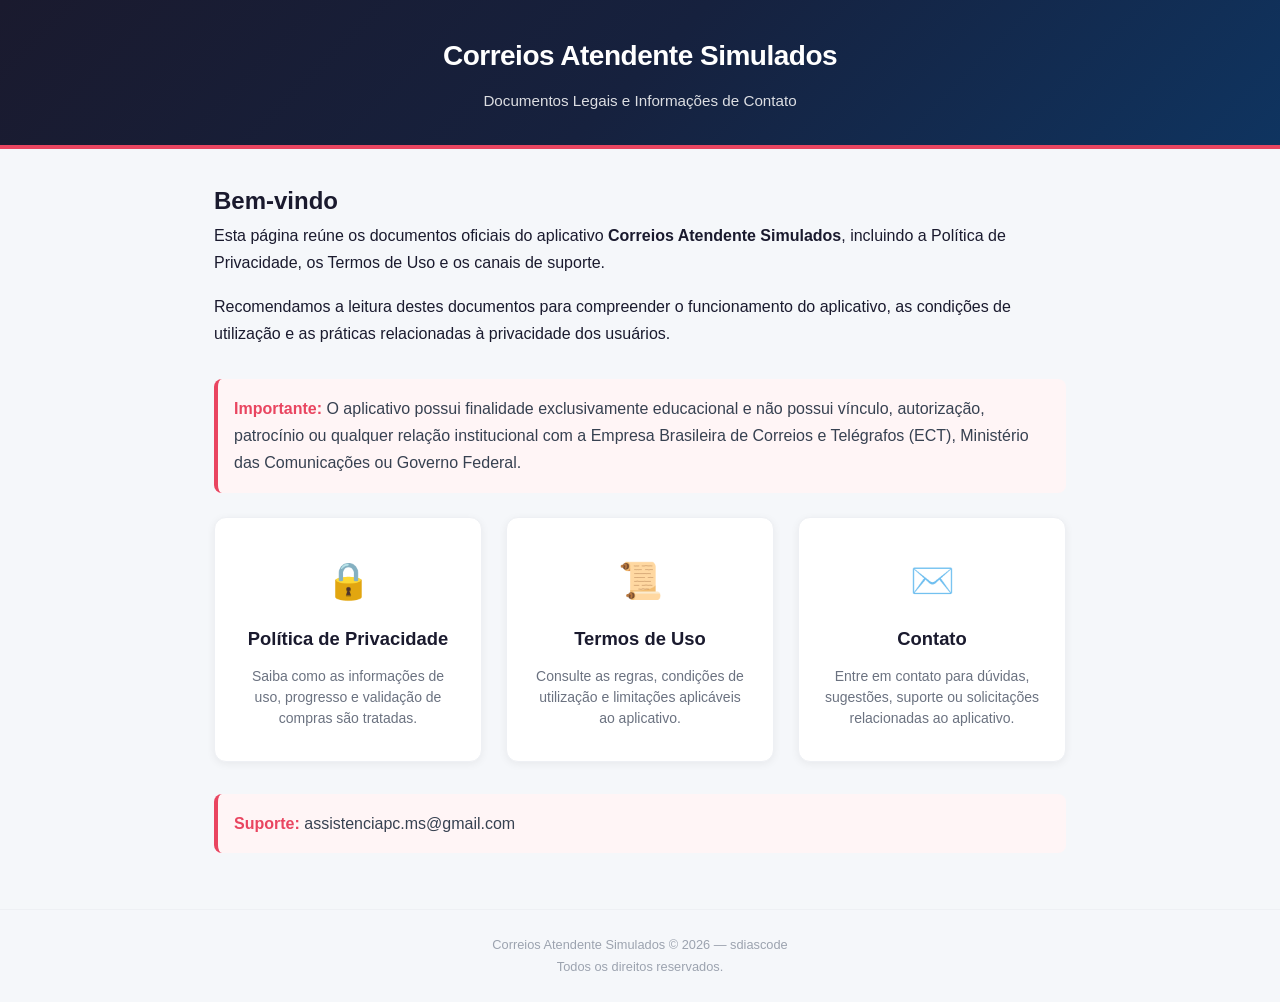
<file: index.html>
<!DOCTYPE html>
<html lang="pt-BR">

<head>
  <meta charset="UTF-8">
  <meta name="viewport" content="width=device-width, initial-scale=1.0">

  <title>Correios Atendente Simulados – Documentos Legais</title>

  <meta name="description"
    content="Documentos legais do aplicativo Correios Atendente Simulados. Consulte a Política de Privacidade, Termos de Uso e informações de contato.">

  <link rel="stylesheet" href="css/style.css">
</head>

<body>

  <header>
    <h1>Correios Atendente Simulados</h1>
    <p>Documentos Legais e Informações de Contato</p>
  </header>

  <main class="container">

    <section style="margin-bottom: 2rem;">
      <h2>Bem-vindo</h2>

      <p>
        Esta página reúne os documentos oficiais do aplicativo
        <strong>Correios Atendente Simulados</strong>, incluindo a Política de Privacidade, os Termos de Uso e os canais de
        suporte.
      </p>

      <p style="margin-top: 1rem;">
        Recomendamos a leitura destes documentos para compreender o funcionamento do aplicativo,
        as condições de utilização e as práticas relacionadas à privacidade dos usuários.
      </p>
    </section>

    <section class="highlight">
      <strong>Importante:</strong>
      O aplicativo possui finalidade exclusivamente educacional e não possui vínculo,
      autorização, patrocínio ou qualquer relação institucional com a Empresa Brasileira de Correios e Telégrafos (ECT),
      Ministério das Comunicações ou Governo Federal.
    </section>

    <div class="cards">

      <a href="privacy.html" class="card">
        <span class="icon">🔒</span>
        <h2>Política de Privacidade</h2>
        <p>
          Saiba como as informações de uso, progresso e validação de compras são tratadas.
        </p>
      </a>

      <a href="terms.html" class="card">
        <span class="icon">📜</span>
        <h2>Termos de Uso</h2>
        <p>
          Consulte as regras, condições de utilização e limitações aplicáveis ao aplicativo.
        </p>
      </a>

      <a href="contact.html" class="card">
        <span class="icon">✉️</span>
        <h2>Contato</h2>
        <p>
          Entre em contato para dúvidas, sugestões, suporte ou solicitações relacionadas ao aplicativo.
        </p>
      </a>

    </div>

    <section class="highlight" style="margin-top: 2rem;">
      <strong>Suporte:</strong>
      assistenciapc.ms@gmail.com
    </section>

  </main>

  <footer>
    <p>Correios Atendente Simulados © 2026 — sdiascode</p>
    <p>Todos os direitos reservados.</p>
  </footer>

</body>

</html>
</file>
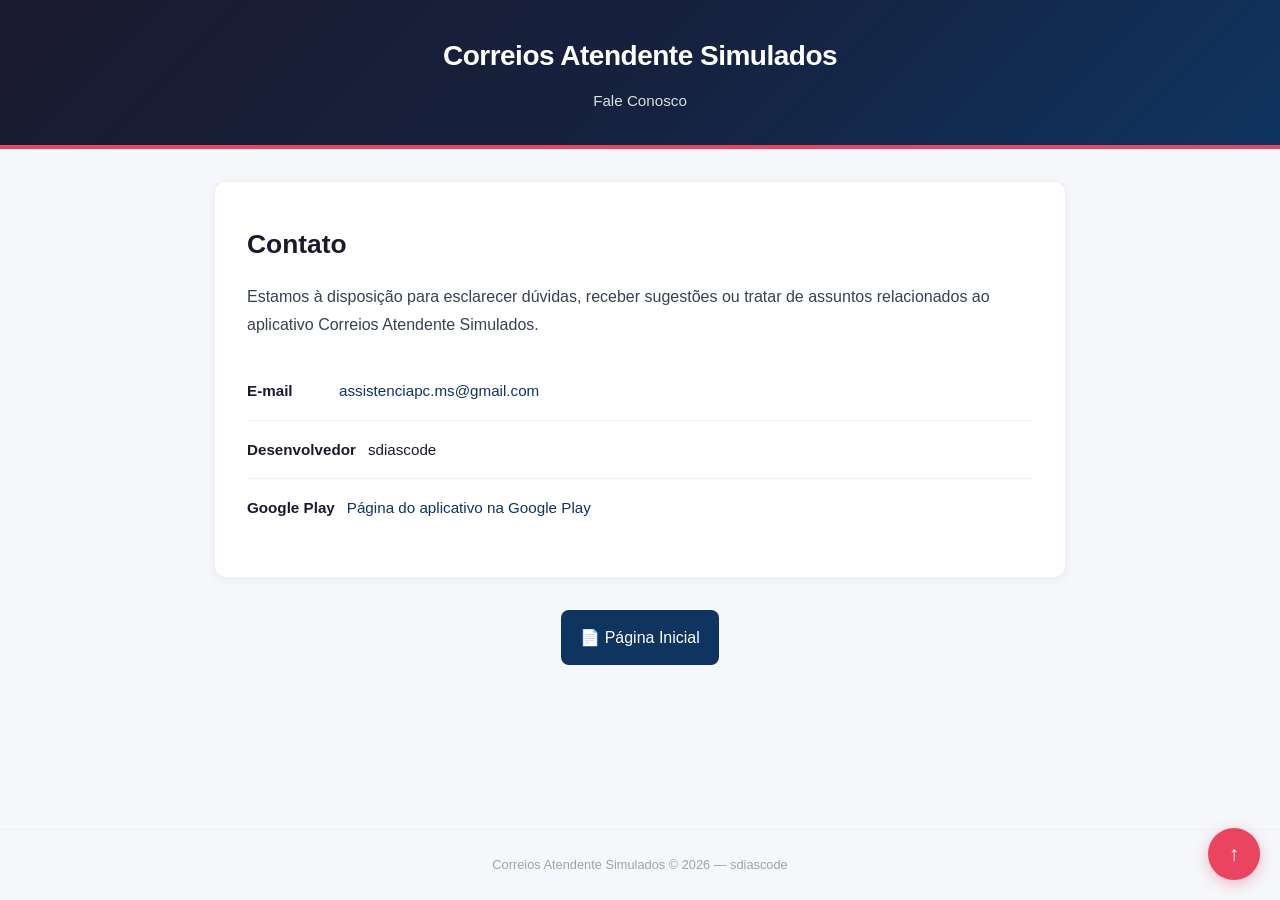
<file: contact.html>
<!DOCTYPE html>
<html lang="pt-BR">

<head>
  <meta charset="UTF-8">
  <meta name="viewport" content="width=device-width, initial-scale=1.0">
  <title>Contato – Correios Atendente Simulados</title>
  <link rel="stylesheet" href="css/style.css">
</head>

<body id="top">

  <header>
    <h1>Correios Atendente Simulados</h1>
    <p>Fale Conosco</p>
  </header>

  <main class="container">

    <section class="contact-info">
      <h1>Contato</h1>
      <p>
        Estamos à disposição para esclarecer dúvidas, receber sugestões ou tratar
        de assuntos relacionados ao aplicativo Correios Atendente Simulados.
      </p>

      <ul class="contact-details">
        <li>
          <span class="label">E-mail</span>
          <a href="mailto:assistenciapc.ms@gmail.com">assistenciapc.ms@gmail.com</a>
        </li>
        <li>
          <span class="label">Desenvolvedor</span>
          <span>sdiascode</span>
        </li>
        <li>
          <span class="label">Google Play</span>
          <a href="https://play.google.com/store/apps/details?id=br.com.sdiascode.correios" target="_blank"
            rel="noopener noreferrer">
            Página do aplicativo na Google Play
          </a>
        </li>
      </ul>
    </section>

    <div class="related-pages">
      <a href="index.html">📄 Página Inicial</a>
    </div>

  </main>

  <footer>
    Correios Atendente Simulados &copy; 2026 &mdash; sdiascode
  </footer>

  <a href="#top" class="back-to-top">↑</a>

</body>

</html>
</file>
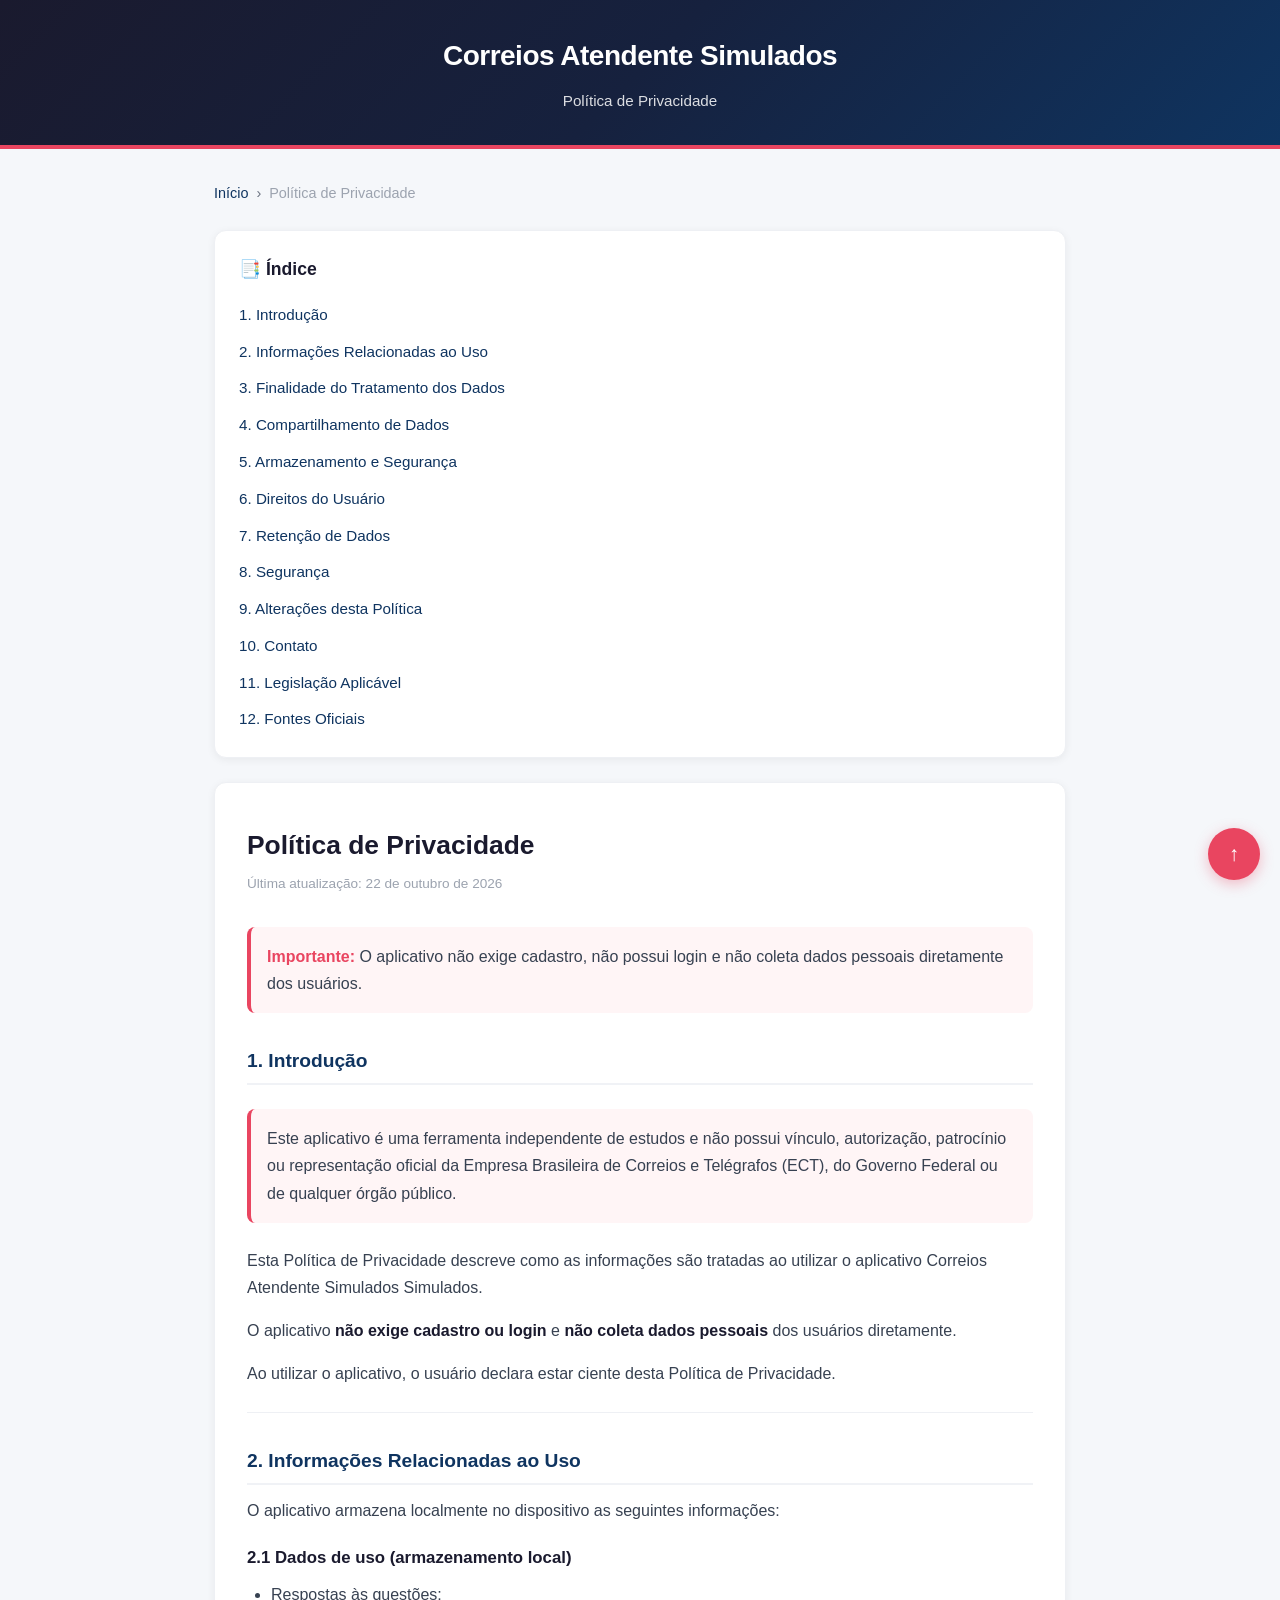
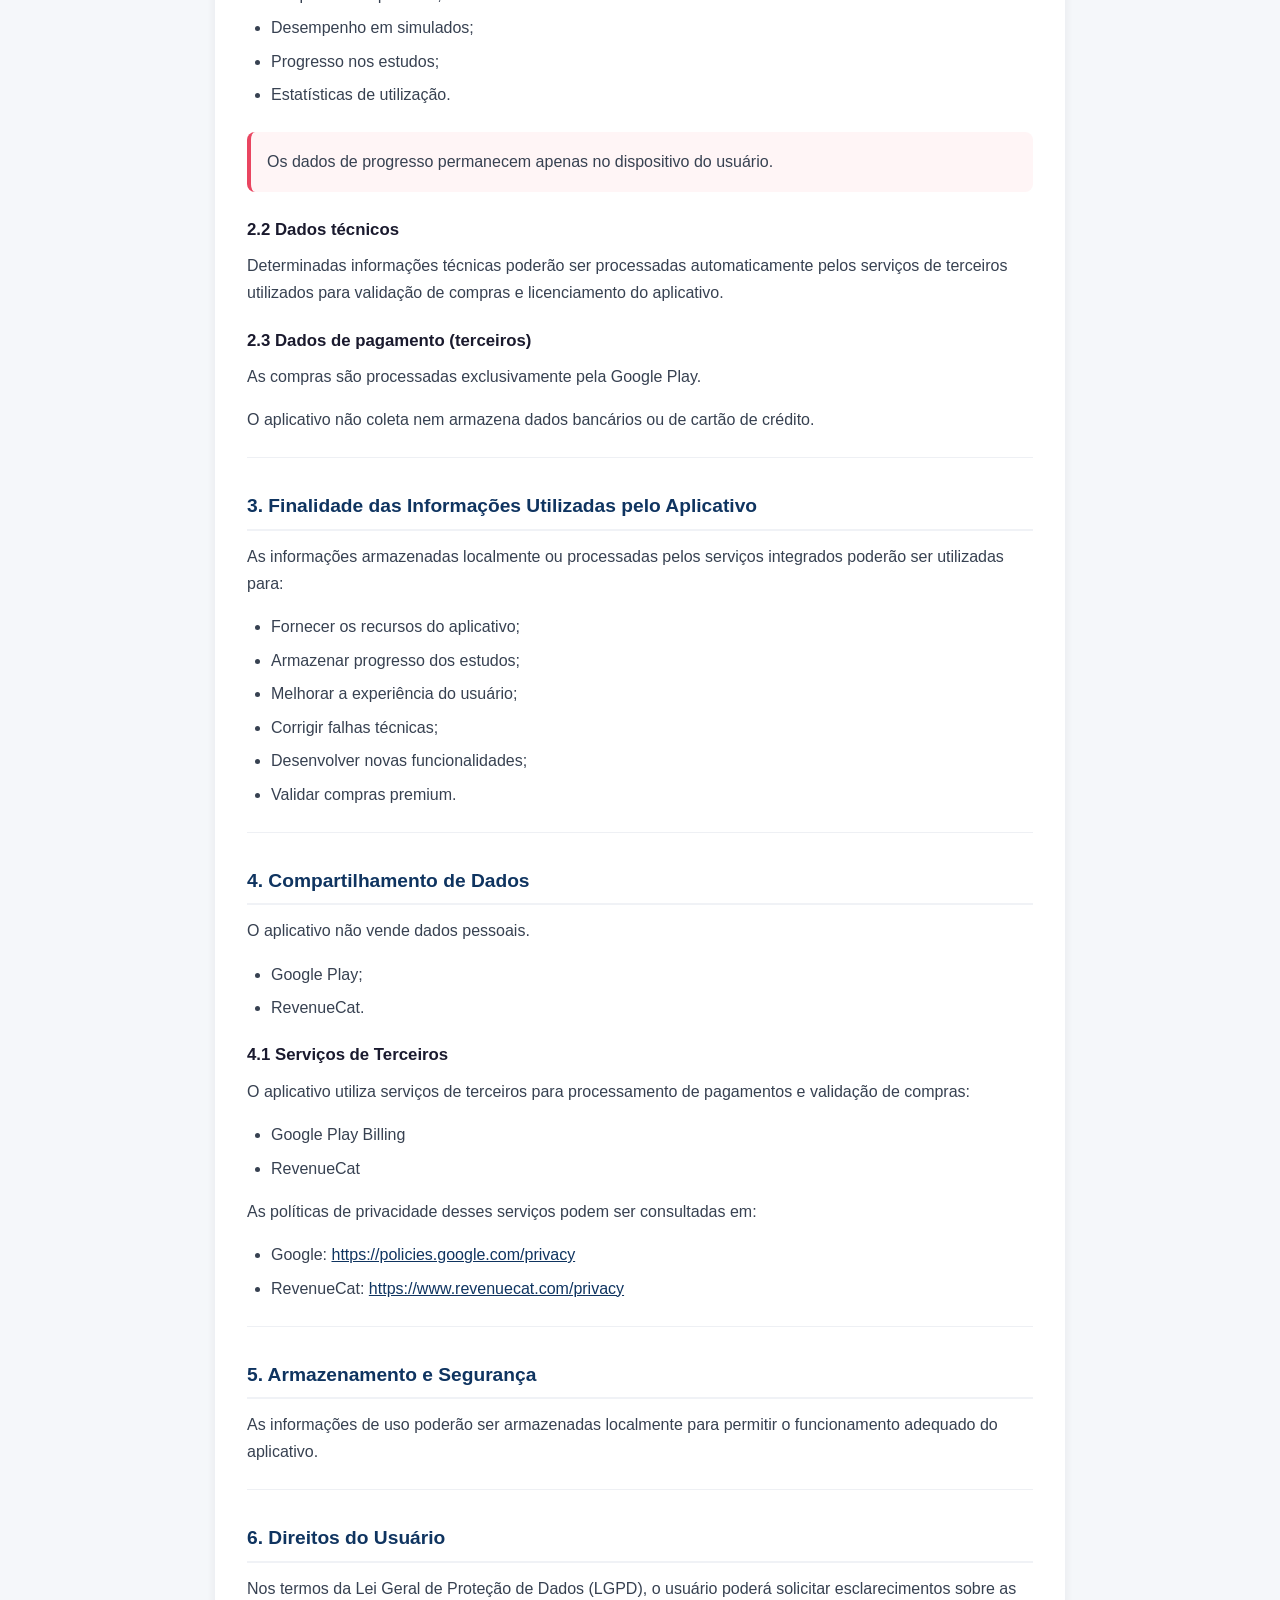
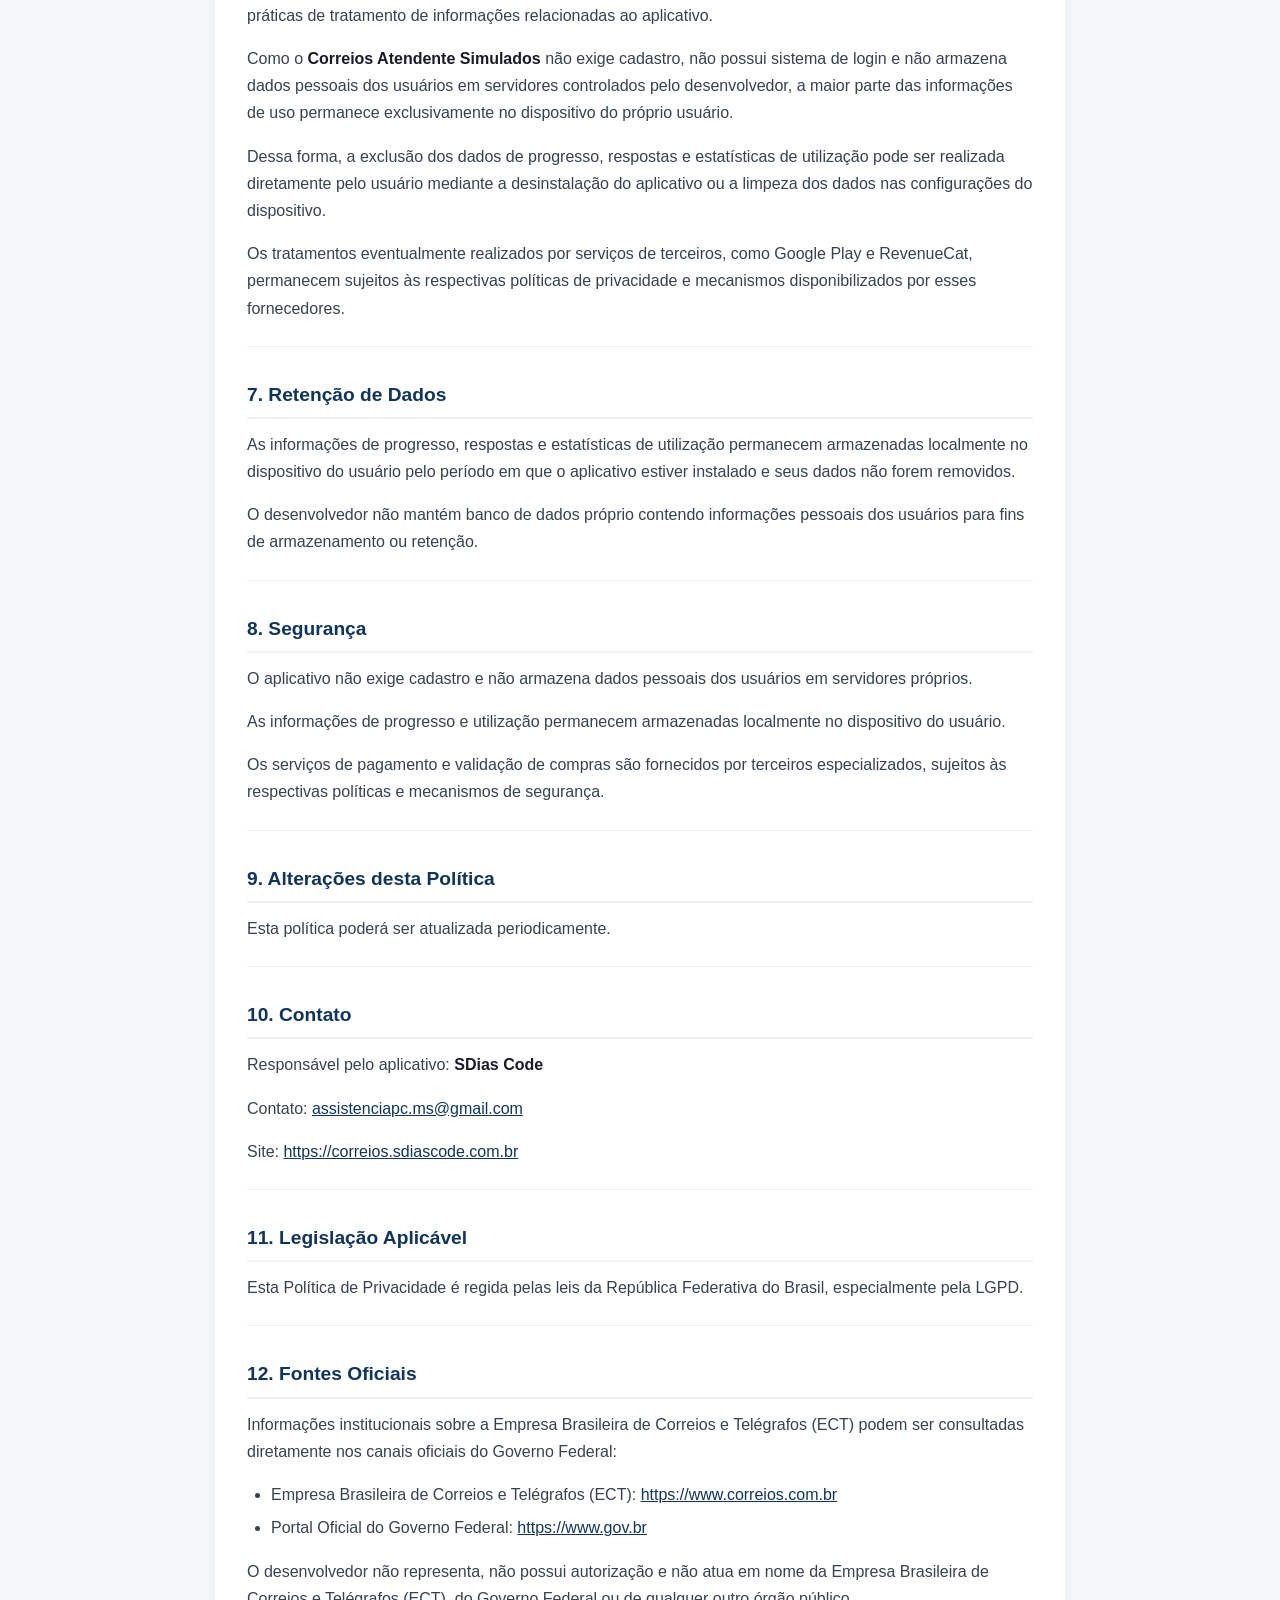
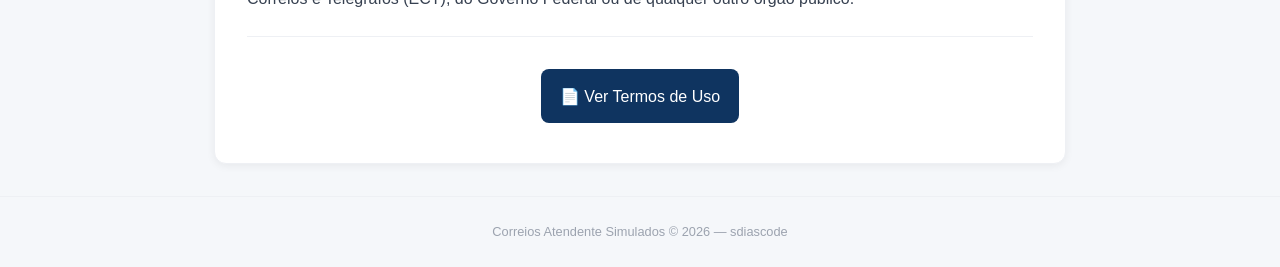
<file: privacy.html>
<!DOCTYPE html>
<html lang="pt-BR">

<head>
  <meta charset="UTF-8">
  <meta name="viewport" content="width=device-width, initial-scale=1.0">
  <title>Política de Privacidade – Correios Atendente Simulados</title>
  <link rel="stylesheet" href="css/style.css">

</head>

<body id="top">

  <header>
    <h1>Correios Atendente Simulados</h1>
    <p>Política de Privacidade</p>
  </header>

  <main class="container">

    <nav class="breadcrumb">
      <a href="index.html">Início</a>
      <span>›</span>
      <span>Política de Privacidade</span>
    </nav>

    <nav class="toc">
      <h2>📑 Índice</h2>
      <ul>
        <li><a href="#introducao">1. Introdução</a></li>
        <li><a href="#informacoes">2. Informações Relacionadas ao Uso</a></li>
        <li><a href="#finalidade">3. Finalidade do Tratamento dos Dados</a></li>
        <li><a href="#compartilhamento">4. Compartilhamento de Dados</a></li>
        <li><a href="#armazenamento">5. Armazenamento e Segurança</a></li>
        <li><a href="#direitos">6. Direitos do Usuário</a></li>
        <li><a href="#retencao">7. Retenção de Dados</a></li>
        <li><a href="#seguranca">8. Segurança</a></li>
        <li><a href="#alteracoes">9. Alterações desta Política</a></li>
        <li><a href="#contato">10. Contato</a></li>
        <li><a href="#legislacao">11. Legislação Aplicável</a></li>
        <li><a href="#fontes">12. Fontes Oficiais</a></li>
      </ul>
    </nav>

    <article class="document">

      <h1>Política de Privacidade</h1>

      <p class="last-update">
        Última atualização: 22 de outubro de 2026
      </p>

      <div class="highlight">
        <strong>Importante:</strong>
        O aplicativo não exige cadastro, não possui login e não coleta dados pessoais diretamente dos usuários.
      </div>

      <h2 id="introducao">1. Introdução</h2>

      <div class="highlight">
        Este aplicativo é uma ferramenta independente de estudos e não possui vínculo, autorização, patrocínio ou
        representação oficial da Empresa Brasileira de Correios e Telégrafos (ECT), do Governo Federal ou de qualquer órgão público.
      </div>

      <p>
        Esta Política de Privacidade descreve como as informações são tratadas ao utilizar o aplicativo Correios Atendente Simulados
        Simulados.
      </p>

      <p>
        O aplicativo <strong>não exige cadastro ou login</strong> e
        <strong>não coleta dados pessoais</strong> dos usuários diretamente.
      </p>

      <p>
        Ao utilizar o aplicativo, o usuário declara estar ciente desta Política de Privacidade.
      </p>

      <hr>

      <h2 id="informacoes">2. Informações Relacionadas ao Uso</h2>

      <p>O aplicativo armazena localmente no dispositivo as seguintes informações:</p>

      <h3>2.1 Dados de uso (armazenamento local)</h3>

      <ul>
        <li>Respostas às questões;</li>
        <li>Desempenho em simulados;</li>
        <li>Progresso nos estudos;</li>
        <li>Estatísticas de utilização.</li>
      </ul>

      <div class="highlight">
        Os dados de progresso permanecem apenas no dispositivo do usuário.
      </div>

      <h3>2.2 Dados técnicos</h3>

      <p>
        Determinadas informações técnicas poderão ser processadas automaticamente pelos serviços de terceiros
        utilizados para validação de compras e licenciamento do aplicativo.
      </p>

      <h3>2.3 Dados de pagamento (terceiros)</h3>

      <p>
        As compras são processadas exclusivamente pela Google Play.
      </p>

      <p>
        O aplicativo não coleta nem armazena dados bancários ou de cartão de crédito.
      </p>

      <hr>

      <h2 id="finalidade">3. Finalidade das Informações Utilizadas pelo Aplicativo</h2>
      <p>As informações armazenadas localmente ou processadas pelos serviços integrados poderão ser utilizadas para:</p>

      <ul>
        <li>Fornecer os recursos do aplicativo;</li>
        <li>Armazenar progresso dos estudos;</li>
        <li>Melhorar a experiência do usuário;</li>
        <li>Corrigir falhas técnicas;</li>
        <li>Desenvolver novas funcionalidades;</li>
        <li>Validar compras premium.</li>
      </ul>

      <hr>

      <h2 id="compartilhamento">4. Compartilhamento de Dados</h2>

      <p>
        O aplicativo não vende dados pessoais.
      </p>

      <ul>
        <li>Google Play;</li>
        <li>RevenueCat.</li>
      </ul>

      <h3>4.1 Serviços de Terceiros</h3>

      <p>O aplicativo utiliza serviços de terceiros para processamento de pagamentos e validação de compras:</p>

      <ul>
        <li>Google Play Billing</li>
        <li>RevenueCat</li>
      </ul>

      <p>As políticas de privacidade desses serviços podem ser consultadas em:</p>

      <ul>
        <li>Google: <a href="https://policies.google.com/privacy"
            target="_blank">https://policies.google.com/privacy</a></li>
        <li>RevenueCat: <a href="https://www.revenuecat.com/privacy"
            target="_blank">https://www.revenuecat.com/privacy</a></li>
      </ul>

      <hr>

      <h2 id="armazenamento">5. Armazenamento e Segurança</h2>

      <p>
        As informações de uso poderão ser armazenadas localmente para permitir o funcionamento adequado do aplicativo.
      </p>

      <hr>

      <h2 id="direitos">6. Direitos do Usuário</h2>

      <p>
        Nos termos da Lei Geral de Proteção de Dados (LGPD), o usuário poderá solicitar esclarecimentos sobre as
        práticas de
        tratamento de informações relacionadas ao aplicativo.
      </p>
      <p>
        Como o <strong>Correios Atendente Simulados</strong> não exige cadastro, não possui sistema de login e não armazena
        dados pessoais
        dos
        usuários em servidores controlados pelo desenvolvedor, a maior parte das informações de uso permanece
        exclusivamente no
        dispositivo do próprio usuário.
      </p>
      <p>
        Dessa forma, a exclusão dos dados de progresso, respostas e estatísticas de utilização pode ser realizada
        diretamente
        pelo usuário mediante a desinstalação do aplicativo ou a limpeza dos dados nas configurações do dispositivo.
      </p>
      <p>
        Os tratamentos eventualmente realizados por serviços de terceiros, como Google Play e RevenueCat, permanecem
        sujeitos às
        respectivas políticas de privacidade e mecanismos disponibilizados por esses fornecedores.
      </p>

      <hr>

      <h2 id="retencao">7. Retenção de Dados</h2>

      <p>
        As informações de progresso, respostas e estatísticas de utilização permanecem armazenadas localmente no
        dispositivo do
        usuário pelo período em que o aplicativo estiver instalado e seus dados não forem removidos.
      </p>
      <p>O desenvolvedor não mantém banco de dados próprio contendo informações pessoais dos usuários para fins de
        armazenamento
        ou retenção.</p>

      <hr>

      <h2 id="seguranca">8. Segurança</h2>

      <p>
        O aplicativo não exige cadastro e não armazena dados pessoais dos usuários em servidores próprios.
      </p>

      <p>
        As informações de progresso e utilização permanecem armazenadas localmente no dispositivo do usuário.
      </p>

      <p>
        Os serviços de pagamento e validação de compras são fornecidos por terceiros especializados, sujeitos às
        respectivas
        políticas e mecanismos de segurança.
      </p>

      <hr>

      <h2 id="alteracoes">9. Alterações desta Política</h2>

      <p>
        Esta política poderá ser atualizada periodicamente.
      </p>

      <hr>

      <h2 id="contato">10. Contato</h2>

      <p>
        Responsável pelo aplicativo:
        <strong>SDias Code</strong>
      </p>

      <p>
        Contato:
        <a href="mailto:assistenciapc.ms@gmail.com">
          assistenciapc.ms@gmail.com
        </a>
      </p>

      <p>
        Site:
        <a href="https://correios.sdiascode.com.br" target="_blank">
          https://correios.sdiascode.com.br
        </a>
      </p>

      <hr>

      <h2 id="legislacao">11. Legislação Aplicável</h2>

      <p>
        Esta Política de Privacidade é regida pelas leis da República Federativa do Brasil, especialmente pela LGPD.
      </p>

      <hr>

      <h2 id="fontes">12. Fontes Oficiais</h2>

      <p>
        Informações institucionais sobre a Empresa Brasileira de Correios e Telégrafos (ECT) podem ser consultadas diretamente nos canais
        oficiais do Governo Federal:
      </p>
      <ul>
        <li>Empresa Brasileira de Correios e Telégrafos (ECT): <a href="https://www.correios.com.br"
            target="_blank">https://www.correios.com.br</a></li>
        <li>Portal Oficial do Governo Federal: <a href="https://www.gov.br" target="_blank">https://www.gov.br</a></li>
      </ul>
      <p>
        O desenvolvedor não representa, não possui autorização e não atua em nome da Empresa Brasileira de Correios e Telégrafos (ECT), do Governo Federal ou de qualquer outro órgão público.
      </p>
      <hr>

      <div class="related-pages">
        <a href="terms.html">📄 Ver Termos de Uso</a>
      </div>

    </article>

  </main>

  <a href="#top" class="back-to-top">↑</a>

  <footer>
    Correios Atendente Simulados © 2026 — sdiascode
  </footer>

</body>

</html>
</file>
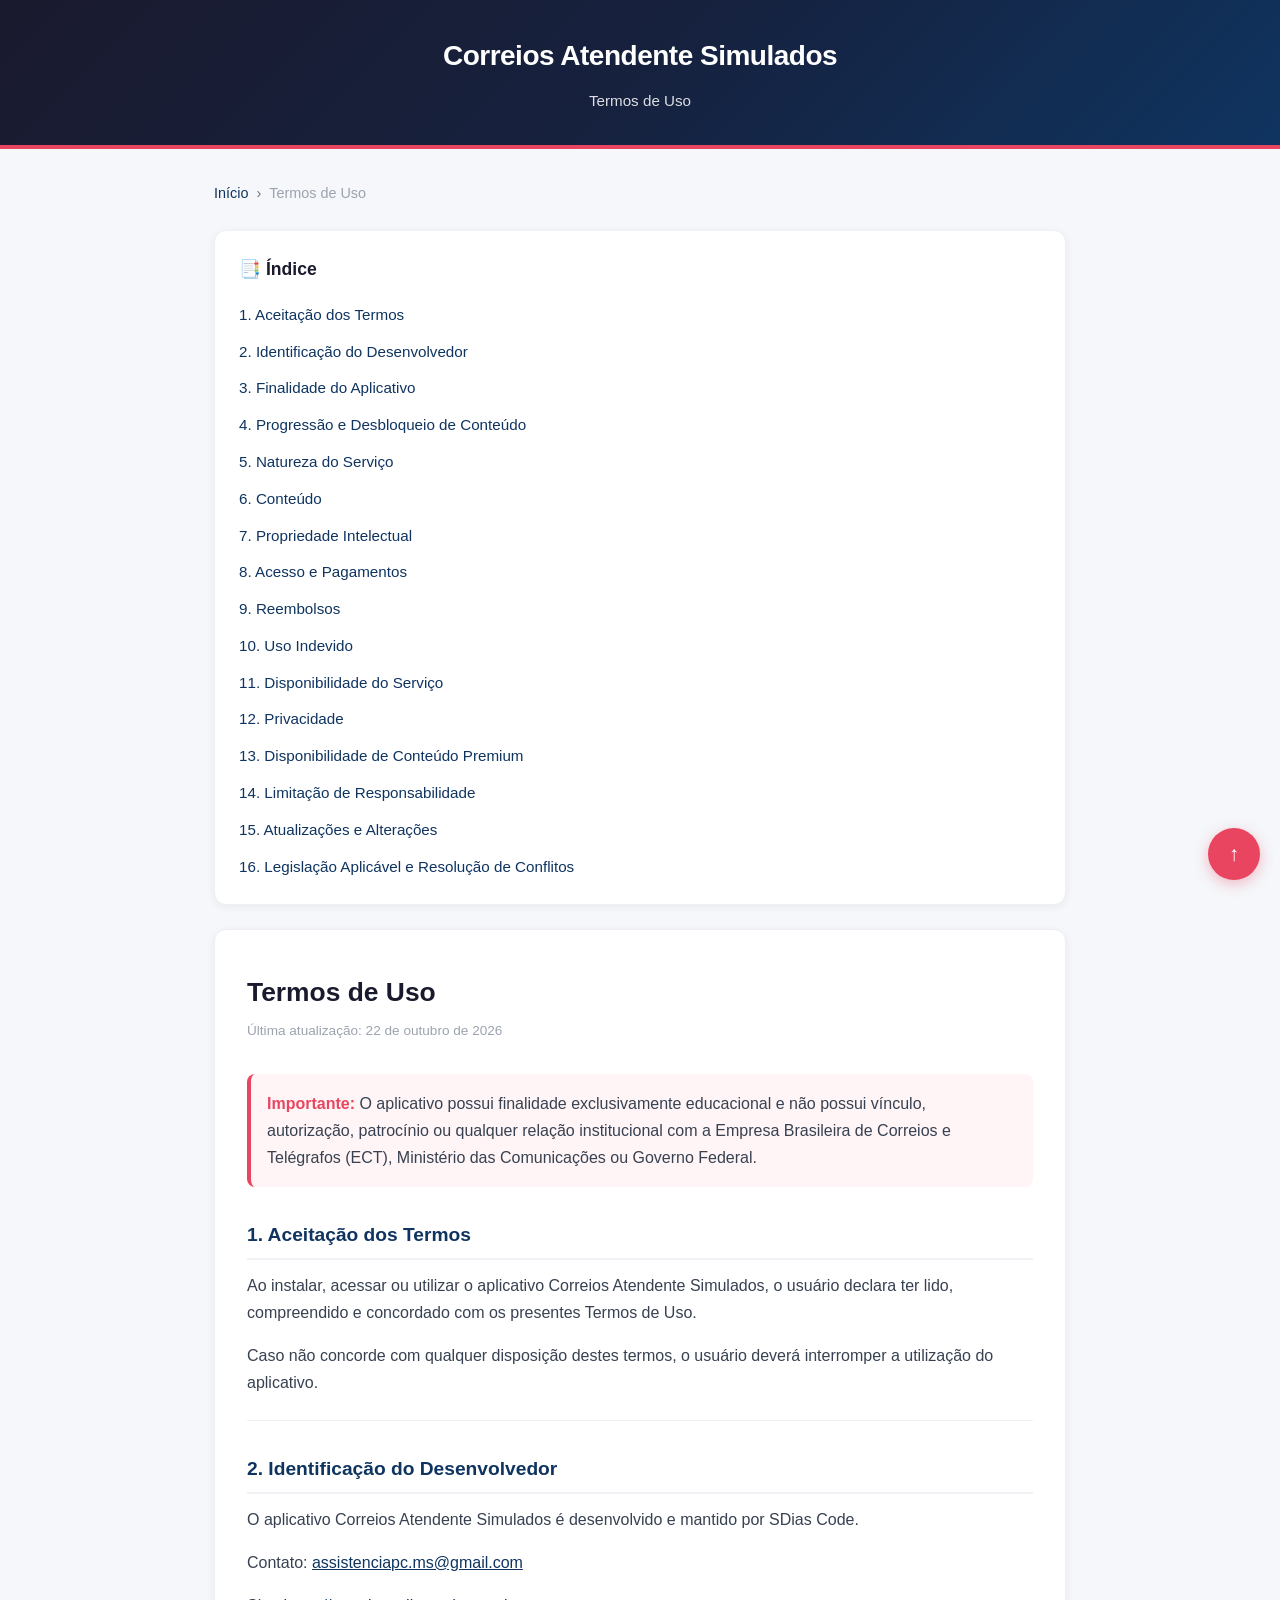
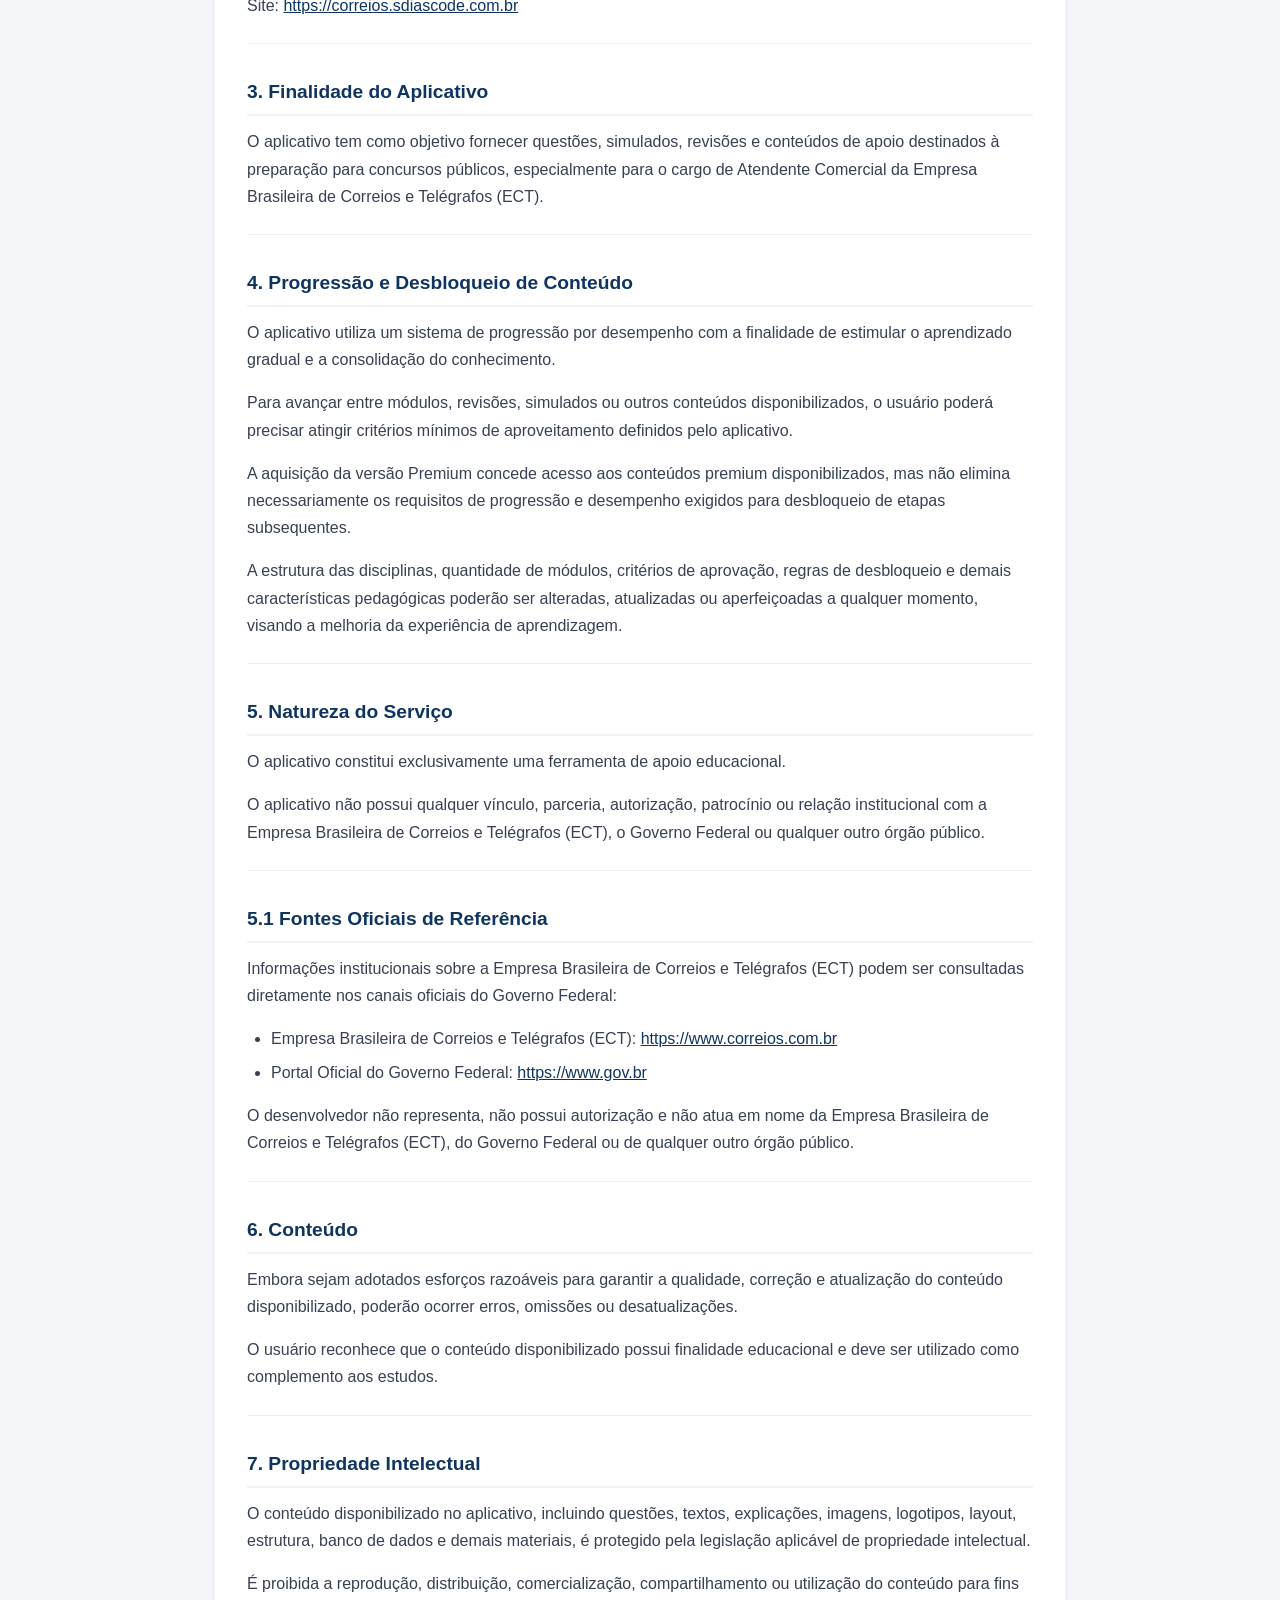
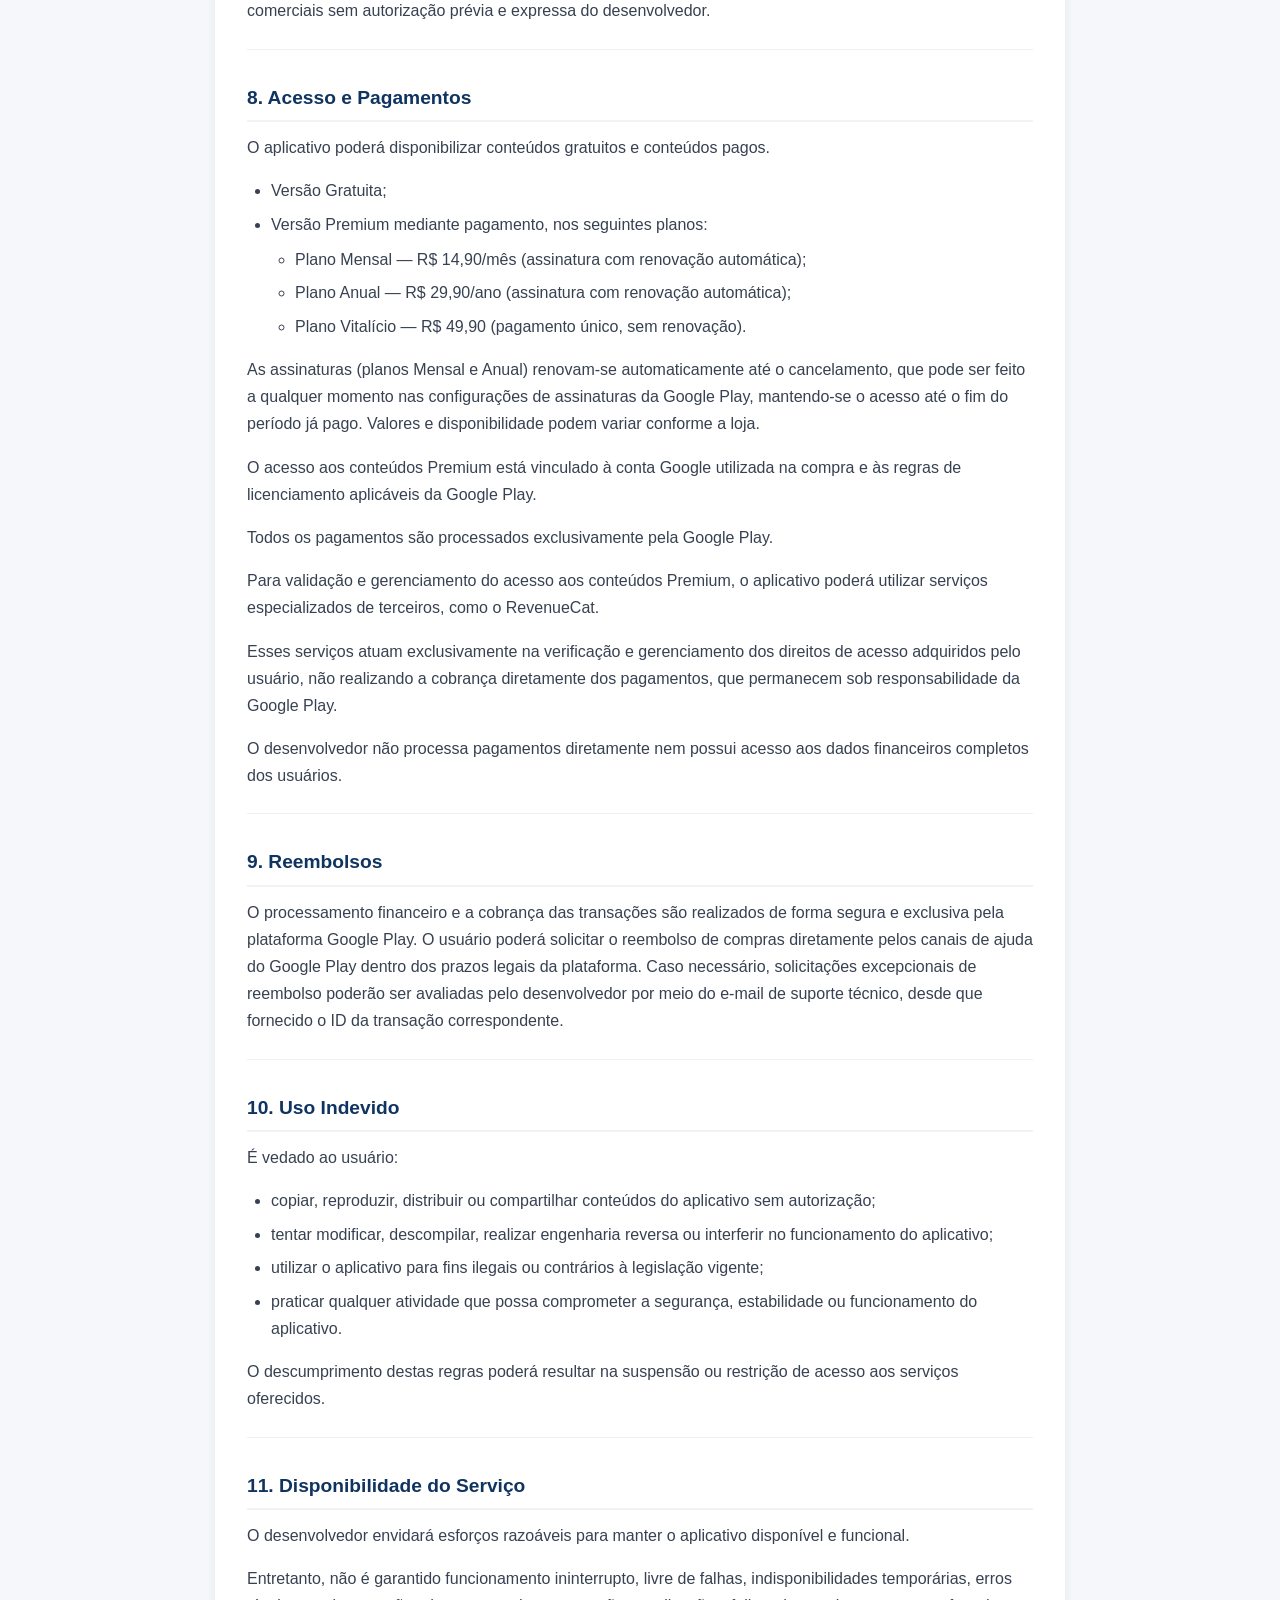
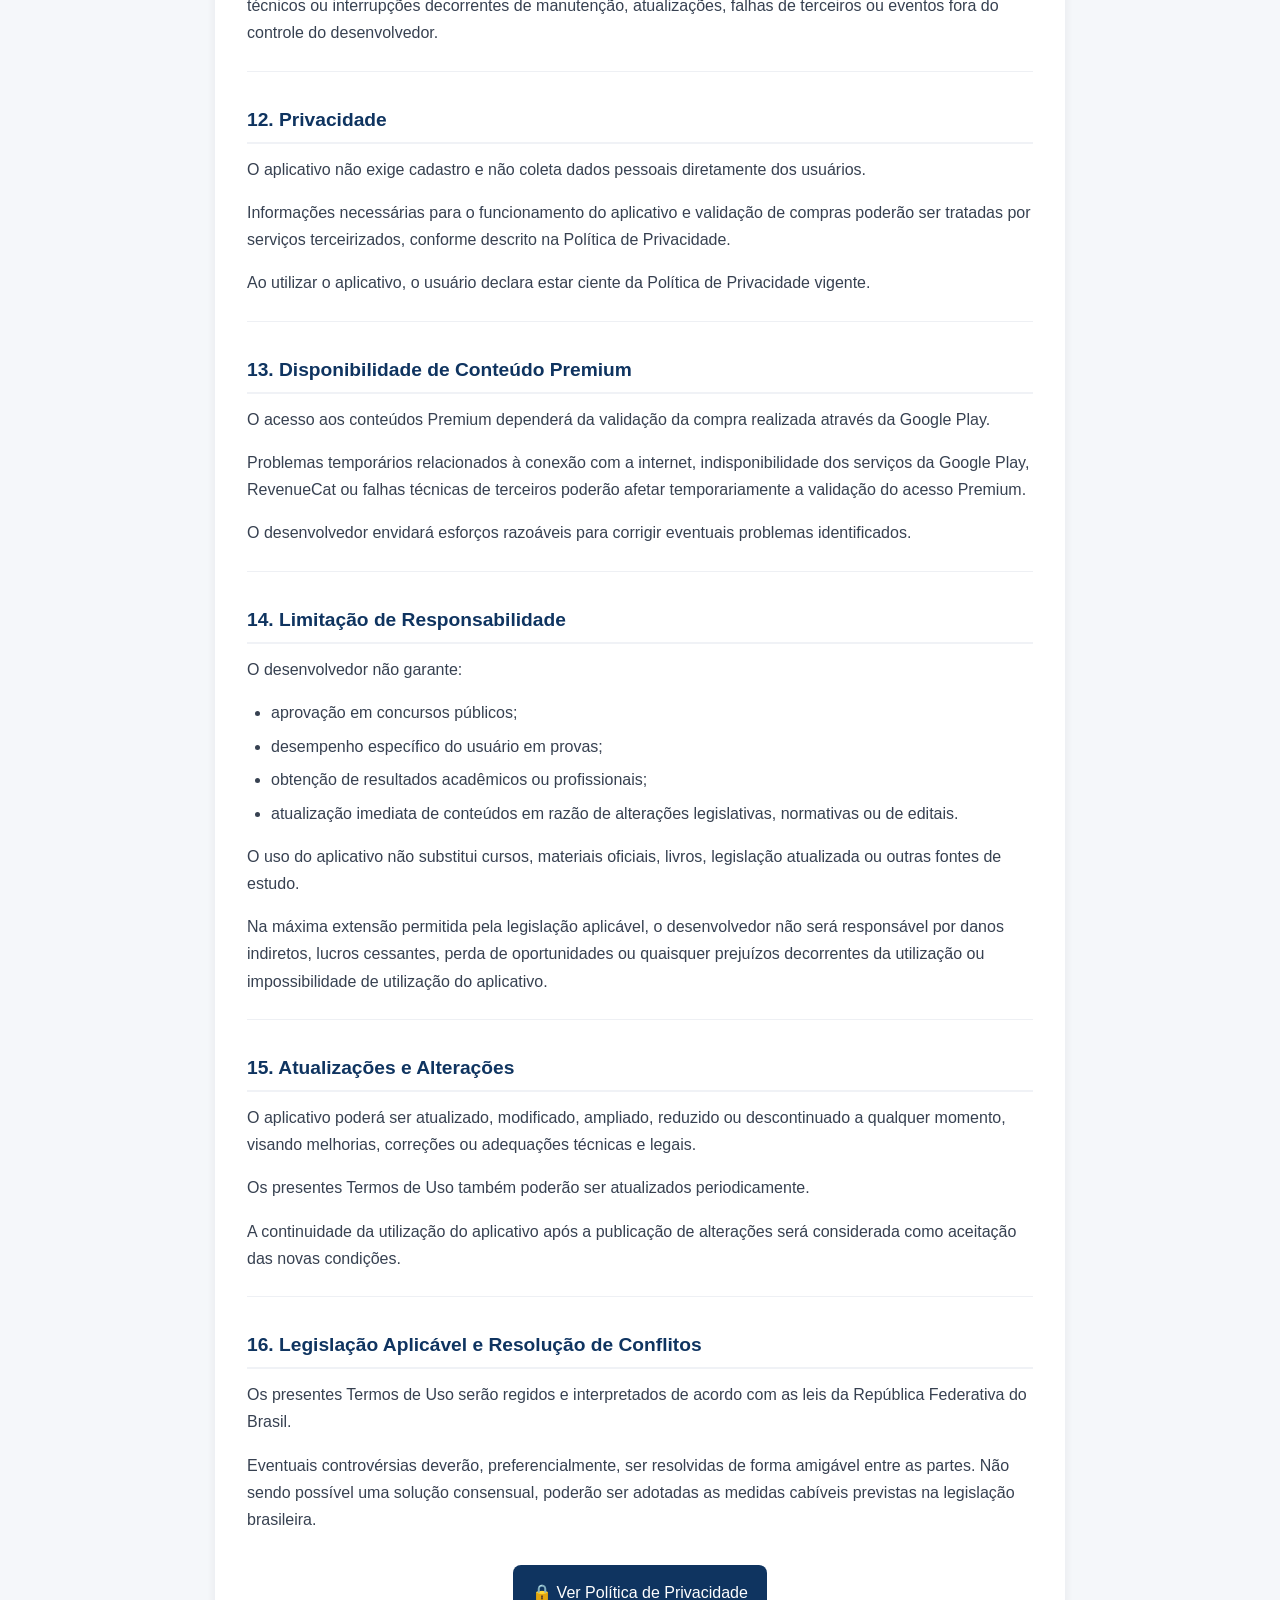
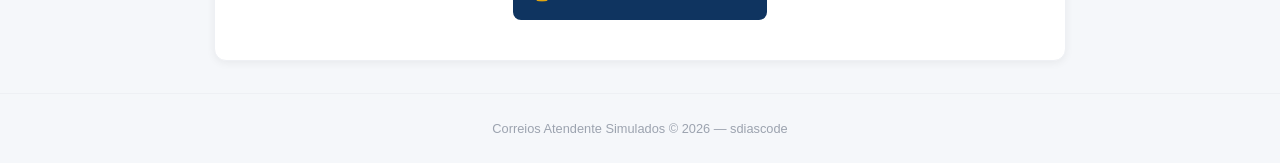
<file: terms.html>
<!DOCTYPE html>
<html lang="pt-BR">

<head>
  <meta charset="UTF-8">
  <meta name="viewport" content="width=device-width, initial-scale=1.0">
  <title>Termos de Uso – Correios Atendente Simulados</title>
  <link rel="stylesheet" href="css/style.css">
</head>

<body id="top">
  <header>
    <h1>Correios Atendente Simulados</h1>
    <p>Termos de Uso</p>
  </header>
  <main class="container">
    <nav class="breadcrumb"> <a href="index.html">Início</a> <span>›</span> <span>Termos de Uso</span> </nav>
    <nav class="toc">
      <h2>📑 Índice</h2>
      <ul>
        <li><a href="#aceitacao">1. Aceitação dos Termos</a></li>
        <li><a href="#desenvolvedor">2. Identificação do Desenvolvedor</a></li>
        <li><a href="#finalidade">3. Finalidade do Aplicativo</a></li>
        <li><a href="#progressao">4. Progressão e Desbloqueio de Conteúdo</a></li>
        <li><a href="#natureza">5. Natureza do Serviço</a></li>
        <li><a href="#conteudo">6. Conteúdo</a></li>
        <li><a href="#propriedade">7. Propriedade Intelectual</a></li>
        <li><a href="#pagamentos">8. Acesso e Pagamentos</a></li>
        <li><a href="#reembolso">9. Reembolsos</a></li>
        <li><a href="#usoindevido">10. Uso Indevido</a></li>
        <li><a href="#disponibilidade">11. Disponibilidade do Serviço</a></li>
        <li><a href="#privacidade">12. Privacidade</a></li>
        <li><a href="#disponibilidade_conteudo">13. Disponibilidade de Conteúdo Premium</a></li>
        <li><a href="#responsabilidade">14. Limitação de Responsabilidade</a></li>
        <li><a href="#atualizacoes">15. Atualizações e Alterações</a></li>
        <li><a href="#legislacao">16. Legislação Aplicável e Resolução de Conflitos</a></li>
      </ul>
    </nav>

    <article class="document">
      <h1>Termos de Uso</h1>
        <p class="last-update"> Última atualização: 22 de outubro de 2026 </p>
      <div class="highlight"> <strong>Importante:</strong> O aplicativo possui finalidade exclusivamente educacional e
        não
        possui vínculo, autorização, patrocínio ou qualquer relação institucional com a Empresa Brasileira de Correios e Telégrafos (ECT),
        Ministério das Comunicações ou Governo Federal. </div>
      <h2 id="aceitacao">1. Aceitação dos Termos</h2>
      <p>
        Ao instalar, acessar ou utilizar o aplicativo Correios Atendente Simulados, o usuário declara ter lido,
        compreendido e concordado com os presentes Termos de Uso.
      </p>
      <p>
        Caso não concorde com qualquer disposição destes termos, o usuário deverá interromper a utilização do
        aplicativo.
      </p>

      <hr>
      <h2 id="desenvolvedor">2. Identificação do Desenvolvedor</h2>
      <p> O aplicativo Correios Atendente Simulados é desenvolvido e mantido por SDias Code. </p>
      <p> Contato: <a href="mailto:assistenciapc.ms@gmail.com"> assistenciapc.ms@gmail.com </a> </p>
      <p> Site: <a href="https://correios.sdiascode.com.br" target="_blank"> https://correios.sdiascode.com.br
        </a> </p>
      <hr>
      <h2 id="finalidade">3. Finalidade do Aplicativo</h2>
      <p>
        O aplicativo tem como objetivo fornecer questões, simulados, revisões e conteúdos de apoio destinados à
        preparação para concursos públicos, especialmente para o cargo de Atendente Comercial da Empresa Brasileira de Correios e Telégrafos (ECT).
      </p>
      <hr>
      <h2 id="progressao">4. Progressão e Desbloqueio de Conteúdo</h2>

      <p>
        O aplicativo utiliza um sistema de progressão por desempenho com a finalidade de estimular o aprendizado gradual
        e a
        consolidação do conhecimento.
      </p>

      <p>
        Para avançar entre módulos, revisões, simulados ou outros conteúdos disponibilizados, o usuário poderá precisar
        atingir critérios mínimos de aproveitamento definidos pelo aplicativo.
      </p>

      <p>
        A aquisição da versão Premium concede acesso aos conteúdos premium disponibilizados, mas não elimina
        necessariamente
        os requisitos de progressão e desempenho exigidos para desbloqueio de etapas subsequentes.
      </p>

      <p>
        A estrutura das disciplinas, quantidade de módulos, critérios de aprovação, regras de desbloqueio e demais
        características pedagógicas poderão ser alteradas, atualizadas ou aperfeiçoadas a qualquer momento, visando a
        melhoria
        da experiência de aprendizagem.
      </p>

      <hr>
      <h2 id="natureza">5. Natureza do Serviço</h2>
      <p>
        O aplicativo constitui exclusivamente uma ferramenta de apoio educacional.
      </p>
      <p>
        O aplicativo não possui qualquer vínculo, parceria, autorização, patrocínio ou relação institucional com a
        Empresa Brasileira de Correios e Telégrafos (ECT), o Governo Federal ou qualquer outro órgão público.
      </p>

      <hr>
      <h2 id="fontes">5.1 Fontes Oficiais de Referência</h2>
      <p>
        Informações institucionais sobre a Empresa Brasileira de Correios e Telégrafos (ECT) podem ser consultadas diretamente nos canais
        oficiais do Governo Federal:
      </p>
      <ul>
        <li>Empresa Brasileira de Correios e Telégrafos (ECT): <a href="https://www.correios.com.br"
            target="_blank">https://www.correios.com.br</a></li>
        <li>Portal Oficial do Governo Federal: <a href="https://www.gov.br" target="_blank">https://www.gov.br</a></li>
      </ul>
      <p>
        O desenvolvedor não representa, não possui autorização e não atua em nome da Empresa Brasileira de Correios e Telégrafos (ECT), do Governo Federal ou de qualquer outro órgão público.
      </p>
      <hr>

      <h2 id="conteudo">6. Conteúdo</h2>
      <p>
        Embora sejam adotados esforços razoáveis para garantir a qualidade, correção e atualização do conteúdo
        disponibilizado, poderão ocorrer erros, omissões ou desatualizações.
      </p>
      <p>
        O usuário reconhece que o conteúdo disponibilizado possui finalidade educacional e deve ser utilizado como
        complemento aos estudos.
      </p>

      <hr>

      <h2 id="propriedade">7. Propriedade Intelectual</h2>
      <p>
        O conteúdo disponibilizado no aplicativo, incluindo questões, textos, explicações, imagens, logotipos, layout,
        estrutura, banco de dados e demais materiais, é protegido pela legislação aplicável de propriedade intelectual.
      </p>
      <p>
        É proibida a reprodução, distribuição, comercialização, compartilhamento ou utilização do conteúdo para fins
        comerciais sem autorização prévia e expressa do desenvolvedor.
      </p>

      <hr>

      <h2 id="pagamentos">8. Acesso e Pagamentos</h2>
      <p> O aplicativo poderá disponibilizar conteúdos gratuitos e conteúdos pagos. </p>
      <ul>
        <li>Versão Gratuita;</li>
        <li>Versão Premium mediante pagamento, nos seguintes planos:
          <ul>
            <li>Plano Mensal — R$ 14,90/mês (assinatura com renovação automática);</li>
            <li>Plano Anual — R$ 29,90/ano (assinatura com renovação automática);</li>
            <li>Plano Vitalício — R$ 49,90 (pagamento único, sem renovação).</li>
          </ul>
        </li>
      </ul>
      <p>As assinaturas (planos Mensal e Anual) renovam-se automaticamente até o cancelamento, que pode ser feito a
        qualquer momento nas configurações de assinaturas da Google Play, mantendo-se o acesso até o fim do período já
        pago. Valores e disponibilidade podem variar conforme a loja.
      </p>
      <p>O acesso aos conteúdos Premium está vinculado à conta Google utilizada na compra e às regras de licenciamento
        aplicáveis
        da Google Play.
      </p>
      <p> Todos os pagamentos são processados exclusivamente pela Google Play. </p>
      <p>
        Para validação e gerenciamento do acesso aos conteúdos Premium, o aplicativo poderá utilizar serviços
        especializados de terceiros, como o RevenueCat.
      </p>
      <p>
        Esses serviços atuam exclusivamente na verificação e gerenciamento dos direitos de acesso adquiridos pelo
        usuário, não realizando a cobrança diretamente dos pagamentos, que permanecem sob responsabilidade da
        Google Play.
      </p>
      <p> O desenvolvedor não processa pagamentos diretamente nem possui acesso aos dados financeiros completos dos
        usuários.
      </p>
      <hr>
      <h2 id="reembolso">9. Reembolsos</h2>
      <p> O processamento financeiro e a cobrança das transações são realizados de forma segura e exclusiva pela plataforma Google
      Play. O usuário poderá solicitar o reembolso de compras diretamente pelos canais de ajuda do Google Play dentro dos
      prazos legais da plataforma. Caso necessário, solicitações excepcionais de reembolso poderão ser avaliadas pelo
      desenvolvedor por meio do e-mail de suporte técnico, desde que fornecido o ID da transação correspondente.</p>
  
      <hr>
      <h2 id="usoindevido">10. Uso Indevido</h2>

      <p>É vedado ao usuário:</p>

      <ul>
        <li>copiar, reproduzir, distribuir ou compartilhar conteúdos do aplicativo sem autorização;</li>
        <li>tentar modificar, descompilar, realizar engenharia reversa ou interferir no funcionamento do aplicativo;
        </li>
        <li>utilizar o aplicativo para fins ilegais ou contrários à legislação vigente;</li>
        <li>praticar qualquer atividade que possa comprometer a segurança, estabilidade ou funcionamento do aplicativo.
        </li>
      </ul>

      <p>
        O descumprimento destas regras poderá resultar na suspensão ou restrição de acesso aos serviços oferecidos.
      </p>

      <hr>

      <h2 id="disponibilidade">11. Disponibilidade do Serviço</h2>

      <p>
        O desenvolvedor envidará esforços razoáveis para manter o aplicativo disponível e funcional.
      </p>

      <p>
        Entretanto, não é garantido funcionamento ininterrupto, livre de falhas, indisponibilidades temporárias, erros
        técnicos ou interrupções decorrentes de manutenção, atualizações, falhas de terceiros ou eventos fora do
        controle do
        desenvolvedor.
      </p>

      <hr>

      <h2 id="privacidade">12. Privacidade</h2>
      <p> O aplicativo não exige cadastro e não coleta dados pessoais diretamente dos usuários. </p>
      <p> Informações necessárias para o funcionamento do aplicativo e validação de compras poderão ser tratadas por
        serviços
        terceirizados, conforme descrito na Política de Privacidade. </p>
      <p> Ao utilizar o aplicativo, o usuário declara estar ciente da Política de Privacidade vigente. </p>
      <hr>
      <h2 id="disponibilidade_conteudo">13. Disponibilidade de Conteúdo Premium</h2>
      <p>O acesso aos conteúdos Premium dependerá da validação da compra realizada através da Google Play.</p>

      <p>Problemas temporários relacionados à conexão com a internet, indisponibilidade dos serviços da Google Play,
        RevenueCat
        ou falhas técnicas de terceiros poderão afetar temporariamente a validação do acesso Premium.</p>
      <p>O desenvolvedor envidará esforços razoáveis para corrigir eventuais problemas identificados.
      </p>
      <hr>

      <h2 id="responsabilidade">14. Limitação de Responsabilidade</h2>

      <p>O desenvolvedor não garante:</p>

      <ul>
        <li>aprovação em concursos públicos;</li>
        <li>desempenho específico do usuário em provas;</li>
        <li>obtenção de resultados acadêmicos ou profissionais;</li>
        <li>atualização imediata de conteúdos em razão de alterações legislativas, normativas ou de editais.</li>
      </ul>

      <p>
        O uso do aplicativo não substitui cursos, materiais oficiais, livros, legislação atualizada ou outras fontes de
        estudo.
      </p>

      <p>
        Na máxima extensão permitida pela legislação aplicável, o desenvolvedor não será responsável por danos
        indiretos,
        lucros cessantes, perda de oportunidades ou quaisquer prejuízos decorrentes da utilização ou impossibilidade de
        utilização do aplicativo.
      </p>

      <hr>

      <h2 id="atualizacoes">15. Atualizações e Alterações</h2>

      <p>
        O aplicativo poderá ser atualizado, modificado, ampliado, reduzido ou descontinuado a qualquer momento, visando
        melhorias, correções ou adequações técnicas e legais.
      </p>

      <p>
        Os presentes Termos de Uso também poderão ser atualizados periodicamente.
      </p>

      <p>
        A continuidade da utilização do aplicativo após a publicação de alterações será considerada como aceitação das
        novas
        condições.
      </p>

      <hr>

      <h2 id="legislacao">16. Legislação Aplicável e Resolução de Conflitos</h2>

      <p>
        Os presentes Termos de Uso serão regidos e interpretados de acordo com as leis da República Federativa do
        Brasil.
      </p>

      <p>
        Eventuais controvérsias deverão, preferencialmente, ser resolvidas de forma amigável entre as partes. Não sendo
        possível uma solução consensual, poderão ser adotadas as medidas cabíveis previstas na legislação brasileira.
      </p>

      <div class="related-pages"> <a href="privacy.html"> 🔒 Ver Política de Privacidade </a> </div>
    </article>
  </main> <a href="#top" class="back-to-top">↑</a>
  <footer> Correios Atendente Simulados © 2026 — sdiascode </footer>
</body>

</html>
</file>
<file: css/style.css>
html {
  scroll-behavior: smooth;
}

* {
  margin: 0;
  padding: 0;
  box-sizing: border-box;
}

body {
  font-family: -apple-system, BlinkMacSystemFont, 'Segoe UI', Roboto, Oxygen,
    Ubuntu, Cantarell, 'Helvetica Neue', sans-serif;
  background: #f5f7fa;
  color: #1a1a2e;
  line-height: 1.7;
  min-height: 100vh;
  display: flex;
  flex-direction: column;
}

header {
  background: linear-gradient(135deg, #1a1a2e 0%, #16213e 50%, #0f3460 100%);
  color: #fff;
  padding: 2rem 1.5rem;
  text-align: center;
  border-bottom: 4px solid #e94560;
}

header h1 {
  font-size: 1.75rem;
  font-weight: 700;
  letter-spacing: -0.5px;
}

header p {
  margin-top: 0.5rem;
  font-size: 0.95rem;
  opacity: 0.85;
}

.container {
  flex: 1;
  max-width: 900px;
  margin: 0 auto;
  padding: 2rem 1.5rem;
  width: 100%;
}

/* ===== Index / Cards ===== */
.cards {
  display: grid;
  grid-template-columns: repeat(auto-fit, minmax(240px, 1fr));
  gap: 1.5rem;
  margin-top: 1rem;
}

.card {
  background: #fff;
  border-radius: 12px;
  padding: 2rem 1.5rem;
  text-align: center;
  box-shadow: 0 2px 8px rgba(0, 0, 0, 0.06);
  transition: transform 0.2s ease, box-shadow 0.2s ease;
  text-decoration: none;
  color: inherit;
  display: flex;
  flex-direction: column;
  align-items: center;
  gap: 0.75rem;
  border: 1px solid #eef0f4;
}

.card:hover {
  transform: translateY(-4px);
  box-shadow: 0 8px 24px rgba(0, 0, 0, 0.1);
  border-color: #e94560;
}

.card .icon {
  font-size: 2.25rem;
}

.card h2 {
  font-size: 1.15rem;
  font-weight: 600;
  color: #1a1a2e;
}

.card p {
  font-size: 0.875rem;
  color: #6b7280;
  line-height: 1.5;
}

/* ===== Document pages (privacy / terms) ===== */
.document {
  background: #fff;
  border-radius: 12px;
  padding: 2.5rem 2rem;
  box-shadow: 0 2px 8px rgba(0, 0, 0, 0.06);
  border: 1px solid #eef0f4;
}

.document h1 {
  font-size: 1.65rem;
  font-weight: 700;
  color: #1a1a2e;
  margin-bottom: 0.25rem;
}

.document .last-update {
  font-size: 0.85rem;
  color: #9ca3af;
  margin-bottom: 2rem;
}

.document h2 {
  font-size: 1.2rem;
  font-weight: 600;
  color: #0f3460;
  margin-top: 2rem;
  margin-bottom: 0.75rem;
  padding-bottom: 0.35rem;
  border-bottom: 2px solid #f0f2f6;
  scroll-margin-top: 20px;
}

.document h3 {
  font-size: 1.05rem;
  font-weight: 600;
  color: #1a1a2e;
  margin-top: 1.25rem;
  margin-bottom: 0.5rem;
}

.document p {
  margin-bottom: 1rem;
  color: #374151;
}

.document ul,
.document ol {
  margin: 0.5rem 0 1rem 1.5rem;
  color: #374151;
}

.document li {
  margin-bottom: 0.4rem;
}

.document strong {
  color: #1a1a2e;
}

.document a {
  color: #0f3460;
}

.document hr {
  border: none;
  border-top: 1px solid #eef0f4;
  margin: 1.5rem 0;
}

/* ===== Breadcrumb ===== */
.breadcrumb {
  display: flex;
  align-items: center;
  gap: 0.5rem;
  margin-bottom: 1.5rem;
  font-size: 0.9rem;
  color: #6b7280;
}

.breadcrumb a {
  color: #0f3460;
  text-decoration: none;
  font-weight: 500;
}

.breadcrumb a:hover {
  color: #e94560;
}

.breadcrumb span:last-child {
  color: #9ca3af;
}

/* ===== Índice da página ===== */
.toc {
  background: #fff;
  border-radius: 12px;
  padding: 1.5rem;
  margin-bottom: 1.5rem;
  border: 1px solid #eef0f4;
  box-shadow: 0 2px 8px rgba(0, 0, 0, 0.06);
}

.toc h2 {
  font-size: 1.1rem;
  color: #1a1a2e;
  margin-bottom: 1rem;
}

.toc ul {
  list-style: none;
  margin: 0;
  padding: 0;
}

.toc li {
  margin-bottom: 0.6rem;
}

.toc li:last-child {
  margin-bottom: 0;
}

.toc a {
  color: #0f3460;
  text-decoration: none;
  font-size: 0.95rem;
  transition: color 0.2s ease;
}

.toc a:hover {
  color: #e94560;
}

/* ===== Destaques importantes ===== */
.highlight {
  background: #fff5f6;
  border-left: 4px solid #e94560;
  padding: 1rem;
  margin: 1.5rem 0;
  border-radius: 8px;
  color: #374151;
}

.highlight strong {
  color: #e94560;
}

/* ===== Navegação entre páginas ===== */
.related-pages {
  margin-top: 2rem;
  text-align: center;
}

.related-pages a {
  display: inline-block;
  padding: 0.85rem 1.2rem;
  background: #0f3460;
  color: #fff;
  text-decoration: none;
  border-radius: 8px;
  transition: all 0.2s ease;
}

.related-pages a:hover {
  background: #e94560;
  transform: translateY(-2px);
}

/* ===== Botão voltar ao topo ===== */
.back-to-top {
  position: fixed;
  right: 20px;
  bottom: 20px;
  width: 52px;
  height: 52px;
  background: #e94560;
  color: #fff;
  text-decoration: none;
  border-radius: 50%;
  display: flex;
  justify-content: center;
  align-items: center;
  font-size: 1.3rem;
  font-weight: bold;
  box-shadow: 0 4px 14px rgba(233, 69, 96, 0.35);
  transition: all 0.2s ease;
  z-index: 999;
}

.back-to-top:hover {
  transform: translateY(-3px);
  background: #d63552;
}

/* ===== Contact ===== */
.contact-info {
  background: #fff;
  border-radius: 12px;
  padding: 2.5rem 2rem;
  box-shadow: 0 2px 8px rgba(0, 0, 0, 0.06);
  border: 1px solid #eef0f4;
}

.contact-info h1 {
  font-size: 1.65rem;
  font-weight: 700;
  color: #1a1a2e;
  margin-bottom: 1rem;
}

.contact-info p {
  color: #374151;
  margin-bottom: 1.5rem;
}

.contact-details {
  list-style: none;
  padding: 0;
}

.contact-details li {
  display: flex;
  align-items: center;
  gap: 0.75rem;
  padding: 1rem 0;
  border-bottom: 1px solid #f0f2f6;
  font-size: 0.95rem;
}

.contact-details li:last-child {
  border-bottom: none;
}

.contact-details .label {
  font-weight: 600;
  color: #1a1a2e;
  min-width: 80px;
}

.contact-details a {
  color: #0f3460;
  text-decoration: none;
}

.contact-details a:hover {
  text-decoration: underline;
}

/* ===== Back link ===== */
.back-link {
  display: inline-flex;
  align-items: center;
  gap: 0.4rem;
  color: #6b7280;
  text-decoration: none;
  font-size: 0.9rem;
  margin-bottom: 1.5rem;
  transition: color 0.2s;
}

.back-link:hover {
  color: #e94560;
}

/* ===== Footer ===== */
footer {
  text-align: center;
  padding: 1.5rem;
  font-size: 0.8rem;
  color: #9ca3af;
  border-top: 1px solid #eef0f4;
  margin-top: auto;
}

/* ===== Responsive ===== */
@media (max-width: 600px) {
  header h1 {
    font-size: 1.35rem;
  }

  .document,
  .contact-info {
    padding: 1.5rem 1.25rem;
  }

  .cards {
    grid-template-columns: 1fr;
  }

  .container {
    padding: 1.25rem 1rem;
  }

  .toc {
    padding: 1.25rem;
  }

  .toc a {
    font-size: 0.9rem;
  }

  .back-to-top {
    width: 46px;
    height: 46px;
    right: 15px;
    bottom: 15px;
  }
}
</file>
